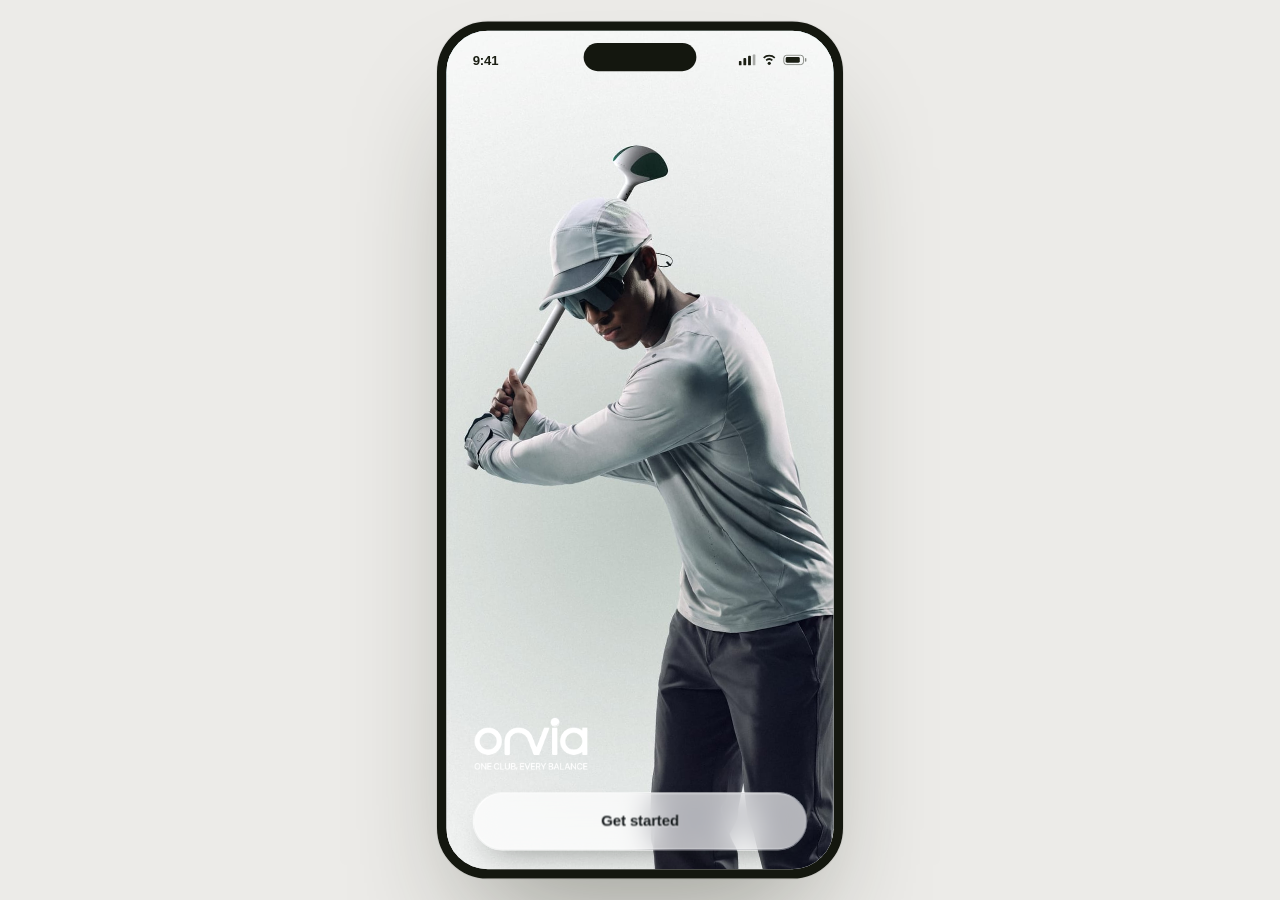
<file: index.html>
<!doctype html>
<html lang="ko">
<head>
  <meta charset="utf-8" />
  <meta name="viewport" content="width=device-width, initial-scale=1, viewport-fit=cover, maximum-scale=1" />
  <meta name="theme-color" content="#F1EEDD" />
  <title>ARVIA — Posture Coach</title>
  <link rel="stylesheet" href="styles.css?v=202611070232" />
</head>
<body>
  <!-- Ambient background glows so glass surfaces read -->
  <div class="ambient" aria-hidden="true">
    <span class="glow glow-a"></span>
    <span class="glow glow-b"></span>
  </div>

  <!-- Phone frame (fills viewport on mobile, sits as a device on desktop) -->
  <div class="phone" id="phone">
    <div class="notch" aria-hidden="true"></div>

    <div class="statusbar" aria-hidden="true">
      <span class="sb-time">9:41</span>
      <span class="sb-right">
        <svg width="18" height="12" viewBox="0 0 18 12"><rect x="0" y="7" width="3" height="5" rx="1" fill="currentColor"/><rect x="5" y="4" width="3" height="8" rx="1" fill="currentColor"/><rect x="10" y="1.5" width="3" height="10.5" rx="1" fill="currentColor"/><rect x="15" y="0" width="3" height="12" rx="1" fill="currentColor" opacity=".35"/></svg>
        <svg width="17" height="12" viewBox="0 0 17 12"><path d="M8.5 2.4c2 0 3.9.8 5.3 2.1l1.2-1.3A9.4 9.4 0 0 0 8.5.6 9.4 9.4 0 0 0 2 3.2l1.2 1.3A7.4 7.4 0 0 1 8.5 2.4Z" fill="currentColor"/><path d="M8.5 6c1 0 2 .4 2.7 1.1l1.2-1.3A6 6 0 0 0 8.5 4a6 6 0 0 0-3.9 1.8l1.2 1.3A3.9 3.9 0 0 1 8.5 6Z" fill="currentColor"/><circle cx="8.5" cy="9.6" r="1.7" fill="currentColor"/></svg>
        <svg width="26" height="12" viewBox="0 0 26 12"><rect x="1" y="1" width="21" height="10" rx="3" fill="none" stroke="currentColor" opacity=".5"/><rect x="3" y="3" width="15" height="6" rx="1.5" fill="currentColor"/><rect x="23.5" y="4" width="1.5" height="4" rx=".75" fill="currentColor" opacity=".5"/></svg>
      </span>
    </div>

    <!-- Screens render here -->
    <main class="screen" id="screen"></main>

    <!-- Fade so scrolled content doesn't collide with the floating tab bar -->
    <div class="tabbar-scrim" aria-hidden="true"></div>

    <!-- Bottom tab bar -->
    <nav class="tabbar" id="tabbar" aria-label="Main"></nav>
  </div>

  <!-- Launch / landing screen (very first entry) -->
  <div class="overlay" id="launch"></div>

  <!-- Onboarding overlay (covers everything on first run) -->
  <div class="overlay" id="onboarding"></div>

  <script src="live.js?v=202611070232"></script>
  <script src="app.js?v=202611070232"></script>
</body>
</html>
</file>
<file: styles.css>
/* =========================================================================
   ARVIA — Posture Coach
   Soft green mesh gradient on white + a single accent inspired by
   PANTONE 13-0535 TPG "Sharp Green". Frosted-glass bento.
   Pure CSS. Icons/charts are inline SVG (see app.js).
   ========================================================================= */

:root{
  /* Color — deep fairway green accent (was lime / chartreuse) */
  --bg:#FFFFFF;
  --pearl:#F4F3F1;   /* app ground — flat off-white */
  --bg-2:#EEF1E6;
  --ink:#1B1F14;
  --muted:#344E4C;
  --muted-2:#344E4C;
  --lime:#3F5F58;           /* accent — deep fairway green (fills, dots, bars) */
  --lime-hi:#E6E9DD;        /* pale sage — soft fills */
  --lime-deep:#344E4C;      /* deeper accent — used wherever the accent is TEXT on the light ground */
  --lime-ink:#F4F2E6;       /* bone — text on the green fills */
  --warn:#9C8A12;           /* caution — deep lemon, readable on a light ground */
  --warn-soft:rgba(224,206,74,.18);
  --alert:#3F5F58;          /* problem joint / phase — the point green, at full strength */
  --alert-soft:rgba(63,95,88,.14);
  --alert-mark:#3F5F58;     /* the solid point-green dot on a flagged joint */
  --mint:#DCE7CC;           /* glow-figure body */
  --skel:#D0FF00;           /* joint-recognition skeleton overlay */
  /* POINT gradient — the accent-filled boxes (hero cards, selected states, START) */
  --grad-green:radial-gradient(120% 100% at 12% 0%,rgba(255,255,255,.12),transparent 52%),
               radial-gradient(120% 120% at 92% 108%,rgba(16,41,47,.28),transparent 60%),
               linear-gradient(155deg,#547B6E 0%,#41625A 46%,#314C4C 100%);
  /* soft sage wash for selected chips/moods on the light ground */
  --aurora:radial-gradient(120% 120% at 18% 12%,#EFF2E6,transparent 62%),
           radial-gradient(130% 130% at 86% 92%,#DBE2CB,transparent 60%),
           linear-gradient(150deg,#E9EDDE 0%,#D6DEC4 100%);

  /* Clear glass — white fill, light blur, soft dark hairline */
  --glass:rgba(255,255,255,.55);
  --glass-2:rgba(255,255,255,.75);
  --stroke:rgba(20,24,14,.09);
  --stroke-hi:rgba(20,24,14,.16);
  --blur:9px;
  --hairline:inset 0 1px 0 rgba(255,255,255,.9);

  /* Radii */
  --r-xl:34px; --r-lg:28px; --r-md:22px; --r-sm:16px; --r-pill:999px;

  --sans:-apple-system,BlinkMacSystemFont,"SF Pro Display","SF Pro Text",
         "Segoe UI","Apple SD Gothic Neo",Roboto,"Helvetica Neue",Arial,sans-serif;

  --shadow:0 16px 40px -20px rgba(30,35,20,.18);
  --shadow-lime:0 16px 34px -16px rgba(52,78,76,.32);
  --tab-h:80px;

  /* shared "outside the phone" backdrop — plain white on every screen/overlay */
  --mesh-bg:#ECEBE8;
  /* shared phone-chassis chrome (drop shadow only — the bezel itself is a
     real `border` below, so content can never paint over/past it) */
  --phone-shadow:0 70px 130px -40px rgba(30,35,20,.4),0 0 0 1px rgba(20,24,14,.06);
}

*{box-sizing:border-box;margin:0;padding:0}
html,body{height:100%}
body{
  font-family:var(--sans);color:var(--ink);
  background:var(--mesh-bg);
  -webkit-font-smoothing:antialiased;text-rendering:optimizeLegibility;
  overflow:hidden;display:grid;place-content:center;place-items:center;letter-spacing:-.01em;
}
button{font-family:inherit;color:inherit;cursor:pointer;border:none;background:none;-webkit-tap-highlight-color:transparent}
input,textarea{font-family:inherit}
:focus-visible{outline:2px solid var(--lime-deep);outline-offset:2px;border-radius:8px}
img,svg{max-width:100%}

/* Ambient behind the whole viewport (desktop) */
.ambient{display:none}
.glow{position:absolute;border-radius:50%;filter:blur(90px);opacity:.6}
.glow-a{width:460px;height:460px;background:radial-gradient(circle,rgba(63,95,88,.20),transparent 70%);top:-140px;right:-120px}
.glow-b{width:560px;height:560px;background:radial-gradient(circle,rgba(92,130,40,.14),transparent 70%);bottom:-200px;left:-180px}

/* ---- Phone frame ---------------------------------------------------------*/
.phone{
  position:relative;width:100%;max-width:432px;height:100dvh;max-height:936px;
  background:#F4F3F1;
  overflow:hidden;z-index:1;display:flex;flex-direction:column;isolation:isolate;
}
.phone.on-white{background:#fff}          /* Home sits on plain white */
.notch{display:none;position:absolute;top:13px;left:50%;transform:translateX(-50%);
  width:120px;height:30px;background:#14170f;border-radius:20px;z-index:40}

.statusbar{position:relative;z-index:20;flex:0 0 auto;height:52px;
  display:flex;align-items:center;justify-content:space-between;padding:0 28px;
  font-size:14px;font-weight:600;color:var(--ink)}
.sb-right{display:flex;align-items:center;gap:6px}
@media(min-width:480px){.statusbar{padding-top:10px}}

/* ---- Screen scroller -----------------------------------------------------*/
.screen{position:relative;z-index:10;flex:1 1 auto;overflow-y:auto;overflow-x:hidden;
  padding:4px 18px calc(var(--tab-h) + 66px);scroll-behavior:smooth;-webkit-overflow-scrolling:touch}
.screen::-webkit-scrollbar{width:0}.screen{scrollbar-width:none}
.screen>*{animation:rise .55s cubic-bezier(.2,.75,.2,1) both}
.screen.no-anim>*{animation:none}
.screen>*:nth-child(2){animation-delay:.05s}
.screen>*:nth-child(3){animation-delay:.10s}
.screen>*:nth-child(4){animation-delay:.15s}
.screen>*:nth-child(5){animation-delay:.20s}
.screen>*:nth-child(6){animation-delay:.25s}
.screen>*:nth-child(7){animation-delay:.30s}
.screen>*:nth-child(8){animation-delay:.34s}
@keyframes rise{from{opacity:0;transform:translateY(16px)}to{opacity:1;transform:none}}

/* ---- Type ----------------------------------------------------------------*/
.eyebrow{font-size:10.5px;font-weight:600;letter-spacing:.18em;text-transform:uppercase;color:var(--muted)}
.h1{font-size:29px;font-weight:820;letter-spacing:-.035em;line-height:1.06}
.h2{font-size:20px;font-weight:780;letter-spacing:-.025em}
.h3{font-size:15.5px;font-weight:720;letter-spacing:-.015em}
.body{font-size:14.5px;line-height:1.5}
.small{font-size:12.5px;line-height:1.45}
.dim{color:var(--muted)}.dim-2{color:var(--muted-2)}.lime{color:var(--lime-deep)}
.num{font-variant-numeric:tabular-nums;font-feature-settings:"tnum"}
.mega{font-size:66px;font-weight:850;letter-spacing:-.055em;line-height:.86;font-variant-numeric:tabular-nums}
.big{font-size:44px;font-weight:840;letter-spacing:-.04em;line-height:.92;font-variant-numeric:tabular-nums}
.med{font-size:30px;font-weight:820;letter-spacing:-.035em;line-height:1;font-variant-numeric:tabular-nums}
.unit{font-size:15px;font-weight:560;color:var(--muted);letter-spacing:0}

/* ---- Card — crisp white on the pearl wash, airy soft shadow -------------*/
.card{position:relative;
  background:rgba(255,255,255,.92);
  border:1px solid rgba(255,255,255,.7);border-radius:var(--r-lg);padding:18px;
  backdrop-filter:blur(var(--blur)) saturate(108%);-webkit-backdrop-filter:blur(var(--blur)) saturate(108%);
  box-shadow:0 14px 34px -18px rgba(28,30,24,.16),inset 0 1px 0 rgba(255,255,255,.8)}
.card-tight{padding:15px}
.card-xl{border-radius:var(--r-xl);padding:22px}
.pad-lg{padding:22px}

/* hero card = deep-green point gradient, bone text (the one accent-filled card per screen) */
.card-lime{color:var(--lime-ink);
  background:var(--grad-green);
  border:1px solid rgba(255,255,255,.1);box-shadow:0 18px 38px -20px rgba(26,40,28,.55)}
.card-lime .eyebrow{color:rgba(244,242,230,.62)}
.card-lime .dim{color:rgba(244,242,230,.66)}
.card-lime .num{color:var(--lime-ink)}
.card-lime .meter{background:rgba(244,242,230,.2)}
.card-lime .meter>i{background:var(--lime-ink)}
.card-lime .pill-dark{background:rgba(244,242,230,.14);border:1px solid rgba(244,242,230,.22);color:var(--lime-ink)}
.card-lime .h1,.card-lime .h2,.card-lime .body,.card-lime .small,.card-lime .mega,.card-lime .big,.card-lime .med{color:var(--lime-ink)!important}
.card-lime .unit{color:rgba(244,242,230,.62)!important}

/* ---- Bento grid ----------------------------------------------------------*/
.bento{display:grid;grid-template-columns:1fr 1fr;gap:12px;align-items:stretch}
.bento.gap-sm{gap:10px}
.col-2{grid-column:1 / -1}
.mosaic{display:grid;grid-template-columns:1.02fr .98fr;grid-auto-rows:auto;gap:12px}
.mosaic .tall{grid-row:span 2}
.stack>*+*{margin-top:12px}
.v-between{display:flex;flex-direction:column;justify-content:space-between;height:100%}
/* the two summary cards read as a matched pair: eyebrow, figure, one-line caption */
.hero-duo{min-height:168px;padding:16px 18px 16px}
.hd-fig{margin-top:auto}
.hd-cap{font-size:12.5px;font-weight:600;margin-top:10px;line-height:1.35}
.hd-ring{position:relative;width:80px;height:80px;margin-inline:auto}
.hd-ringnum{position:absolute;inset:0;display:grid;place-items:center;align-content:center;text-align:center;line-height:1}
/* the number is centred on the ring itself; "days" is a small caption under it */
.hd-ringnum .hd-n{position:absolute;left:0;right:0;top:50%;transform:translateY(-50%);font-size:38px;line-height:1}
.hd-ringnum .hd-d{position:absolute;left:0;right:0;top:calc(50% + 17px);font-size:8px;letter-spacing:.06em;line-height:1;margin:0}

/* ---- Header --------------------------------------------------------------*/
.head{display:flex;align-items:center;justify-content:space-between;padding:10px 2px 6px;gap:12px}
.head-titles{min-width:0}
.icon-btn{width:42px;height:42px;border-radius:50%;flex:0 0 auto;
  background:var(--glass-2);border:1px solid var(--stroke);display:grid;place-items:center;
  backdrop-filter:blur(9px);-webkit-backdrop-filter:blur(9px);transition:.16s}
.icon-btn:active{transform:scale(.92)}
.icon-btn svg{width:20px;height:20px;stroke:var(--ink);fill:none;stroke-width:1.9;stroke-linecap:round;stroke-linejoin:round}
.icon-btn.lime-ic svg{stroke:var(--lime-deep)}
.icon-cluster{display:flex;gap:9px}
.avatar-badge{width:42px;height:42px;border-radius:50%;background:linear-gradient(150deg,#20241a,#14160f);
  border:1px solid var(--stroke-hi);display:grid;place-items:center;font-weight:780;font-size:15px;color:var(--lime);flex:0 0 auto}

/* ---- Pills / chips -------------------------------------------------------*/
.pill{display:inline-flex;align-items:center;gap:6px;height:30px;padding:0 13px;border-radius:var(--r-pill);
  font-size:12.5px;font-weight:680;background:var(--glass-2);border:1px solid var(--stroke);color:var(--ink);white-space:nowrap}
.pill-lime{background:rgba(63,95,88,.12);border-color:transparent;color:var(--lime-deep)}
.pill-warn{background:var(--warn-soft);border-color:rgba(220,202,86,.34);color:var(--warn)}
.pill-solid{background:var(--grad-green);color:var(--lime-ink);border:none}
.pill-dark{background:rgba(255,255,255,.15);border:1px solid rgba(255,255,255,.24);color:#fff}
.dot{width:7px;height:7px;border-radius:50%;background:var(--lime);flex:0 0 auto}
.dot-warn{background:var(--warn)}

.row{display:flex;align-items:center}.between{justify-content:space-between}
.wrap{flex-wrap:wrap}.gap-6{gap:6px}.gap-8{gap:8px}.gap-10{gap:10px}.gap-12{gap:12px}
.mt-6{margin-top:6px}.mt-8{margin-top:8px}.mt-10{margin-top:10px}.mt-12{margin-top:12px}
.mt-16{margin-top:16px}.mt-20{margin-top:20px}.mt-24{margin-top:24px}
.grow{flex:1;min-width:0}.center{text-align:center}

/* ===== Home — stripped to one big number + a thin bar + two quiet tiles ===== */
.hm-head{display:flex;align-items:flex-start;justify-content:space-between;gap:12px;padding:14px 2px 0}
.hm-kicker{font-size:15px;font-weight:800;letter-spacing:-.02em;color:var(--ink)}
.hm-sub{font-size:13px;font-weight:500;color:var(--muted-2);margin-top:2px}
.hm-ava{width:36px;height:36px;flex:0 0 auto;border-radius:50%;background:var(--ink);color:#fff;
  font-size:13px;font-weight:700;display:grid;place-items:center}

.hm-hero{display:flex;align-items:flex-start;gap:10px;margin:40px 0 0;padding:0 2px}
.hm-big{font-size:96px;font-weight:820;letter-spacing:-.06em;line-height:.82;color:var(--ink)}
.hm-big i{font-style:normal;font-size:.42em;font-weight:700;letter-spacing:-.02em;margin-left:.22em}
.hm-caret{margin-top:16px;color:var(--muted-2)}
.hm-caret svg{width:22px;height:22px}
.hm-herolab{font-size:12.5px;font-weight:450;color:var(--muted-2);margin:8px 2px 0;letter-spacing:-.005em}
/* "Day 0" has a descender (the y) that hangs below its tight line box — clear it */
.hm-herolab.is-fresh{margin-top:24px}

.hm-bar{margin-top:34px;padding:0 2px}
.hm-bar-top{display:flex;justify-content:space-between;font-size:11px;font-weight:600;
  letter-spacing:.14em;text-transform:uppercase;color:var(--muted)}
.hm-track{height:8px;border-radius:99px;background:rgba(20,24,14,.08);overflow:hidden;margin-top:9px}
.hm-track>i{display:block;height:100%;border-radius:inherit;background:var(--grad-green)}

/* label first, then the icon, then the number — the reading order of the reference */
.hm-tiles{display:grid;grid-template-columns:1fr 1fr;gap:10px;margin-top:26px}
.hm-tile{display:flex;flex-direction:column;align-items:flex-start;text-align:left;
  padding:15px 16px 16px;border-radius:20px;background:rgba(20,24,14,.045)}
.hm-tile:active{background:rgba(20,24,14,.08)}
.hm-tl{font-size:12.5px;font-weight:520;letter-spacing:-.005em;color:var(--muted)}
.hm-ti{display:block;line-height:0;margin-top:16px}
.hm-ti svg{width:27px;height:27px;stroke-linecap:round;stroke-linejoin:round}
.hm-tv{font-size:32px;font-weight:820;letter-spacing:-.03em;color:var(--ink);line-height:1;margin-top:12px}
.hm-tv i{font-style:normal;font-size:.62em;font-weight:780;letter-spacing:-.01em}

/* tonight's mission — a fanned deck: the middle card stands up, the rest tilt away */
/* mission block sits ~20px higher than before so the cards clear the tab bar pill; the label has
   the same 27px of air above (tiles) and below (card) */
.hm-picktitle{display:flex;align-items:baseline;justify-content:space-between;margin-top:24px;padding:0 2px}
/* the rail is driven by hand (see wireMissionSwipe) — native scrolling is off so a
   flick can never coast past the middle and spring back */
.mpick{display:flex;gap:0;overflow:hidden;touch-action:pan-y;
  margin:4px -18px 0;padding:22px 18px 78px;scrollbar-width:none}
.mpick::-webkit-scrollbar{display:none}
/* end spacers so the first and last card can reach the middle too */
.mpick::before,.mpick::after{content:'';flex:0 0 calc(19% + 30px)}
.mp-card{flex:0 0 62%;aspect-ratio:1/1;margin:0 -30px;user-select:none;-webkit-user-select:none;text-align:left;
  display:grid;grid-template-rows:auto 1fr auto;position:relative;
  border-radius:30px;padding:18px 18px 16px;color:var(--mp-ink,#F4F2E6);
  transform-origin:50% 100%;will-change:transform;
  transition:opacity .3s, box-shadow .3s;
  box-shadow:0 12px 26px -18px rgba(20,32,18,.42)}
.mp-card[aria-pressed="true"]{box-shadow:0 18px 34px -20px rgba(20,32,18,.5)}
/* five greens with real distance between them — two of them light, so the deck
   reads as a spread rather than five shades of the same forest */
.mp-card:nth-child(8n+1){--mp-ink:#1B2A08;
  background:radial-gradient(82% 66% at 50% 44%,#83C426,#9AD331 28%,#B9E45B 58%,#DCF399 84%,#EFFAC9)}
.mp-card:nth-child(8n+2){--mp-ink:#0B2318;   /* mint — saturation and brightness both eased down */
  background:radial-gradient(82% 66% at 50% 44%,#4A8F73,#5E9E84 28%,#82BBA0 58%,#A9CFBC 84%,#C6DFD2)}
.mp-card:nth-child(8n+3){--mp-ink:#F4F2E6;   /* teal — blue and green held even */
  background:radial-gradient(82% 66% at 50% 44%,#03181A,#062C2E 32%,#0F5A57 62%,#2A8A85 86%,#4BB0A6)}
.mp-card:nth-child(8n+4){--mp-ink:#F4F2E6;
  background:radial-gradient(82% 66% at 50% 44%,#101F04,#1D3407 32%,#3C651A 62%,#6BA22C 86%,#8FC441)}
.mp-card:nth-child(8n+5){--mp-ink:#F4F2E6;
  background:radial-gradient(82% 66% at 50% 44%,#061708,#0D2A12 32%,#1D4B24 62%,#3B7C43 86%,#55A05B)}
.mp-card:nth-child(8n+6){--mp-ink:#F4F2E6;
  background:radial-gradient(82% 66% at 50% 44%,#07200F,#0E3418 32%,#1F5F32 62%,#41955A 86%,#63B77C)}
.mp-card:nth-child(8n+7){--mp-ink:#1E2A0E;
  background:radial-gradient(82% 66% at 50% 44%,#8FCB6E,#A3D682 28%,#C2E5A6 58%,#DEF1CB 84%,#EEF8E2)}
.mp-card:nth-child(8n+8){--mp-ink:#F4F2E6;
  background:radial-gradient(82% 66% at 50% 44%,#03130A,#062617 32%,#0E4A2C 62%,#26804E 86%,#48A56C)}
.mp-mode{font-size:15.5px;font-weight:800;letter-spacing:-.025em;line-height:1.15}
.mp-short{font-size:13px;font-weight:520;color:var(--mp-ink,#F4F2E6);opacity:.62;
  margin-top:2px;letter-spacing:-.01em}
.mp-num{align-self:center;justify-self:center;font-size:74px;font-weight:830;
  letter-spacing:-.045em;line-height:.9}
.mp-num i{font-style:normal;font-size:.32em;font-weight:700;letter-spacing:-.01em;margin-left:4px}
.mp-foot{font-size:11px;font-weight:620;letter-spacing:.12em;text-transform:uppercase;
  color:var(--mp-ink,#F4F2E6);opacity:.7}

/* ---- Condition check -----------------------------------------------------*/
.mood-row{display:grid;grid-template-columns:repeat(3,1fr);gap:10px}
.mood{aspect-ratio:1/.9;border-radius:var(--r-sm);background:var(--glass-2);border:1px solid var(--stroke);
  display:flex;flex-direction:column;align-items:center;justify-content:center;gap:8px;color:var(--muted);transition:.18s}
.mood svg{width:32px;height:32px;stroke:currentColor;fill:none;stroke-width:1.7;stroke-linecap:round}
.mood .lab{font-size:11.5px;font-weight:590}
.mood[aria-pressed="true"]{background:#fff;border-color:#fff;color:#0c1210;box-shadow:0 6px 16px -6px rgba(20,24,14,.25)}
.mood[aria-pressed="true"] .lab{color:#0c1210}
.chips{display:flex;flex-wrap:wrap;gap:8px}
.chip{height:38px;padding:0 15px;border-radius:var(--r-pill);background:var(--glass-2);border:1px solid var(--stroke);
  font-size:13px;font-weight:640;color:var(--muted);transition:.15s}
.chip[aria-pressed="true"]{background:#fff;color:#0c1210;border-color:#fff;box-shadow:0 4px 12px -4px rgba(20,24,14,.22)}
/* onboarding goal chips: selected uses the brand point colour */
#onboarding .chip[aria-pressed="true"]{background:var(--lime);color:var(--lime-ink);
  border-color:var(--lime);box-shadow:0 6px 16px -6px rgba(63,95,88,.55)}
/* Today's-mission hero = the deep-green point gradient, bone text */
.mission-hero{background:var(--grad-green)!important;
  border-color:rgba(255,255,255,.1)}
.mission-hero .eyebrow{color:rgba(244,242,230,.6)!important}
.mission-hero .h1,.mission-hero .h2,.mission-hero .body,.mission-hero .small{color:var(--lime-ink)!important;text-shadow:none}
.mission-hero .dim{color:rgba(244,242,230,.7)!important}
.mission-hero .pill-dark{background:rgba(244,242,230,.14);border:1px solid rgba(244,242,230,.24);color:var(--lime-ink)}
.mission-hero .pill-dark svg{stroke:var(--lime-ink)}
/* condition-check selection — deep-green point gradient, bone text */
.cond-card .mood[aria-pressed="true"]{background:var(--grad-green);border-color:rgba(255,255,255,.12);color:var(--lime-ink);box-shadow:0 10px 20px -10px rgba(52,78,76,.55)}
.cond-card .mood[aria-pressed="true"] .lab{color:var(--lime-ink)}
.cond-card .mood[aria-pressed="true"] svg{stroke:var(--lime-ink)}
.cond-card .chip[aria-pressed="true"]{background:var(--grad-green);color:var(--lime-ink);border-color:rgba(255,255,255,.12)}
/* This week card — a sage gradient box, distinct from the neutral STREAK card */
.week-card{background:
  radial-gradient(120% 100% at 84% 0%,rgba(63,95,88,.22),transparent 62%),
  radial-gradient(120% 120% at 8% 100%,rgba(63,95,88,.12),transparent 60%),
  linear-gradient(152deg,#EEF1E4 0%,#E1E7D2 100%);
  border-color:rgba(63,95,88,.24)}

/* ---- Growth headline: half-circle speed gauge + rising record bars ------ */
.gauge-wrap{position:relative;width:min(272px,86%);margin:10px auto 0}
.gauge{display:block;width:100%;height:auto;overflow:visible}
.gauge path{fill:none;stroke-linecap:round;stroke-width:10}
.g-track{stroke:rgba(20,24,14,.10)}
.g-fill{stroke:url(#gaugeGrad);transition:stroke-dashoffset .6s cubic-bezier(.2,.8,.2,1)}
.gauge-num{position:absolute;left:0;right:0;bottom:0;text-align:center;line-height:1}
.gauge-num b{font-size:54px;font-weight:840;letter-spacing:-.045em;font-variant-numeric:tabular-nums}
.gauge-num span{font-size:13.5px;font-weight:580;color:var(--muted);margin-left:5px}
.gauge-foot{display:flex;justify-content:space-between;margin:6px auto 0;width:min(272px,86%);
  font-size:10.5px;font-weight:580;letter-spacing:.1em;color:var(--muted-2);font-variant-numeric:tabular-nums}

/* speed trend: range pills, big peak, line on a soft wash */
.rc-range{display:flex;gap:4px;justify-content:space-between}
.rc-range button{flex:1;padding:7px 0;border-radius:99px;font-size:12px;font-weight:720;
  color:var(--muted-2);transition:.16s}
.rc-range button[aria-selected="true"]{background:var(--ink);color:#fff}
.rc-big{font-size:44px;font-weight:840;letter-spacing:-.04em;line-height:1.05;
  font-variant-numeric:tabular-nums;margin-top:2px}
.rc-big span{font-size:17px;font-weight:580;color:var(--muted);margin-left:5px}
.rc-svg{display:block;width:100%;height:auto;overflow:visible;margin-top:10px}
.rc-grid{stroke:rgba(20,24,14,.07);stroke-width:1}
.rc-area{fill:url(#recFill);stroke:none}
.rc-line{fill:none;stroke:var(--ink);stroke-width:1.9;stroke-linejoin:round;stroke-linecap:round}
.rc-tick{stroke:var(--lime);stroke-width:2.6;stroke-linecap:round}
.rc-lab{font-size:10.5px;font-weight:780;fill:var(--lime-deep);font-family:var(--sans)}
.rec-axis{display:flex;justify-content:space-between;margin-top:9px;
  font-size:10.5px;font-weight:540;color:var(--muted-2)}

/* ---- Meters --------------------------------------------------------------*/
.meter{height:8px;border-radius:var(--r-pill);background:rgba(20,24,14,.08);overflow:hidden}
.meter>i{display:block;height:100%;border-radius:inherit;background:var(--lime)}
.card-lime .meter{background:rgba(244,242,230,.22)}.card-lime .meter>i{background:var(--lime-ink)}
.mission-hero .meter{background:rgba(244,242,230,.22)}.mission-hero .meter>i{background:var(--lime-ink)}
.ring{transform:rotate(-90deg)}

/* ---- Tab bar scrim — fades scrolled content out before it hits the pill --*/
.tabbar-scrim{position:absolute;left:0;right:0;bottom:0;height:140px;z-index:20;
  pointer-events:none;
  background:linear-gradient(to bottom,rgba(244,243,241,0) 0%,rgba(244,243,241,.82) 52%,rgba(244,243,241,.97) 100%)}
.phone.on-home .tabbar-scrim{display:none}
.phone.on-white .tabbar-scrim{
  background:linear-gradient(to bottom,rgba(255,255,255,0) 0%,rgba(255,255,255,.82) 52%,rgba(255,255,255,.97) 100%)}

/* ---- Tab bar — white floating pill, circular icon buttons --------------*/
.tabbar{position:absolute;left:16px;right:16px;z-index:30;
  bottom:calc(14px + env(safe-area-inset-bottom,0));height:60px;border-radius:var(--r-pill);
  display:grid;grid-template-columns:repeat(5,1fr);align-items:center;align-content:center;
  grid-auto-rows:42px;padding:0 12px;
  background:rgba(255,255,255,.9);
  backdrop-filter:blur(16px) saturate(120%);-webkit-backdrop-filter:blur(16px) saturate(120%);
  box-shadow:0 18px 40px -14px rgba(30,32,26,.22),inset 0 1px 0 rgba(255,255,255,.9);
  border:1px solid rgba(20,24,14,.07)}
.tab{display:grid;place-items:center;width:42px;height:42px;margin:0 auto;border-radius:50%;
  color:var(--muted);transition:.16s;line-height:0}
.tab>span{display:none}
.tab svg{display:block;width:21px;height:21px;stroke:currentColor;fill:none;stroke-width:1.9;stroke-linecap:round;stroke-linejoin:round}
.tab[aria-current="page"]{background:#E7E6E1;color:var(--ink)}
/* start: the same flat circular icon as the tabs — just a touch darker so it
   still reads as the primary action */
.tab-start{display:grid;place-items:center}
.start-btn{width:42px;height:42px;border-radius:50%;display:grid;place-items:center;
  background:none;box-shadow:none;color:var(--ink);transition:.16s}
.start-btn:active{transform:scale(.92)}
.start-btn svg{display:block;width:22px;height:22px;fill:currentColor;stroke:none}
.start-lab{display:none}

/* ---- Swing avatar (signature) — white capture stage, grid kept for the tech feel --*/
/* no tint, no frame — the halftone figure sits straight on the page */
.avatar-stage{position:relative;width:100%;border-radius:var(--r-md);overflow:hidden;
  background:none;border:none}
.avatar-stage svg,.avatar-stage img{display:block;width:100%;height:auto}
.avatar-grid{display:none}
/* replay control = a bare point-colour play triangle, no circle */
.play-pill{position:absolute;top:10px;right:12px;z-index:3;
  display:inline-flex;align-items:center;justify-content:center;
  width:34px;height:34px;padding:0;border:none;background:none;cursor:pointer;
  color:var(--lime);filter:drop-shadow(0 1px 2px rgba(20,28,10,.35))}
.play-pill svg{width:26px;height:26px;flex:0 0 auto}
.play-pill:active{transform:scale(.92)}
.play-pill.playing{opacity:.45}

/* posture stills; ghost = the "before" tone */
.ba-pose{display:block;width:100%;aspect-ratio:3/4;object-fit:contain;padding:8px}
.ba-pose.ghost{filter:grayscale(.85);opacity:.42}
.skeleton image{opacity:1}
.skeleton.ghost image{filter:grayscale(.75);opacity:.6}

/* ---- Phase frames --------------------------------------------------------*/
.frames{display:grid;grid-template-columns:repeat(3,1fr);gap:9px}
.frame{border-radius:14px;background:none;border:none;
  padding:8px 6px 7px;text-align:center;position:relative;overflow:hidden}
.frame .mini{width:100%;border-radius:9px;background:none;overflow:hidden;margin-bottom:6px}
.frame .mini svg{display:block;width:100%;height:auto}
/* per-phase swing still: whole figure centred in the box, same scale across phases */
.frame .mini.pose-mini{aspect-ratio:1/1;background:none;
  display:flex;align-items:center;justify-content:center}
.frame .mini.pose-mini img.pose{display:block;width:100%;height:100%;
  object-fit:contain;object-position:center}
.frame.warn .mini.pose-mini{background:none}
.frame .fl{font-size:10.5px;font-weight:550;letter-spacing:-.01em;color:var(--muted);line-height:1.15}
.frame.warn{background:none}
.frame.warn .fl{color:var(--alert)}
.frame.cur{outline:1.5px solid var(--lime-deep);outline-offset:-1px}
.frame .flag{position:absolute;top:5px;right:5px;width:15px;height:15px;border-radius:50%;
  background:var(--alert);color:#fff;display:grid;place-items:center;font-size:10px;font-weight:850}

/* ---- Metric cards --------------------------------------------------------*/
.metric{padding:15px 15px 13px}
.metric .ml{font-size:11.5px;font-weight:540;color:var(--muted)}
.metric .mv{font-size:27px;font-weight:840;letter-spacing:-.035em;margin-top:9px;line-height:1;font-variant-numeric:tabular-nums}
.metric .mv small{font-size:12.5px;font-weight:520;color:var(--muted);letter-spacing:0}
.delta{display:inline-flex;align-items:center;gap:3px;font-size:11.5px;font-weight:750;margin-top:7px}
.delta svg{width:11px;height:11px}
.delta.up{color:var(--lime-deep)}.delta.down{color:var(--alert)}.delta.flat{color:var(--muted)}
.spark{margin-top:10px;width:100%;height:28px;display:block}

/* ---- Charts --------------------------------------------------------------*/
.chart svg{width:100%;height:auto;display:block;overflow:visible}
.legend{display:flex;gap:16px;font-size:12px;color:var(--muted);margin-top:14px;flex-wrap:wrap}
.legend i{display:inline-block;width:15px;height:3px;border-radius:2px;vertical-align:middle;margin-right:7px}

/* ---- Calendar ------------------------------------------------------------*/
/* ---- Year dot-grid calendar ---------------------------------------------*/
.dotcal-card{padding-top:20px}
.yr-head{display:flex;align-items:center;justify-content:space-between;gap:14px;margin-top:4px}
.yr-title{flex:1;text-align:center;font-size:34px;font-weight:840;letter-spacing:-.04em;
  font-variant-numeric:tabular-nums;line-height:1}
.yr-arrow{width:44px;height:44px;flex:0 0 auto;border-radius:50%;background:var(--ink);
  display:grid;place-items:center;transition:.16s}
.yr-arrow svg{width:17px;height:17px;stroke:#fff;fill:none;stroke-width:2.4;stroke-linecap:round;stroke-linejoin:round}
.yr-arrow:active{transform:scale(.92)}
.yr-arrow.ghost{background:rgba(20,24,14,.08)}
.yr-arrow.ghost svg{stroke:var(--muted-2)}

.dotcal{margin-top:22px}
.dc-row{display:grid;grid-template-columns:repeat(12,1fr);margin-bottom:10px}
.dc-row i{justify-self:center;width:9px;height:9px;border-radius:50%;background:rgba(20,24,14,.13)}
.dc-row i.on{background:var(--ink)}
.dc-row i.fut{background:rgba(20,24,14,.05)}
.dc-axis{display:grid;grid-template-columns:repeat(12,1fr);margin-top:14px;
  font-size:11.5px;font-weight:600;color:var(--muted);text-align:center}
.dc-axis span.fut{color:var(--muted-2);opacity:.45}
.dc-cap{margin-top:18px;padding:0 6px;line-height:1.45}

.cal-grid{display:grid;grid-template-columns:repeat(7,1fr);gap:6px;margin-top:14px}
.cal-h{font-size:10px;font-weight:590;color:var(--muted-2);text-align:center;padding-bottom:2px;letter-spacing:.04em}
.cal-d{aspect-ratio:1;border-radius:12px;display:grid;place-items:center;font-size:12.5px;font-weight:620;
  color:var(--muted);position:relative}
.cal-d.pad{visibility:hidden}
.cal-d.done{background:rgba(63,95,88,.18);color:var(--ink);cursor:pointer;transition:.15s}
.cal-d.done::after{content:"";position:absolute;bottom:5px;width:5px;height:5px;border-radius:50%;background:var(--lime)}
.cal-d.done:hover,.cal-d.done:focus-visible{background:rgba(63,95,88,.32)}
.cal-d.today{background:var(--lime);color:var(--lime-ink);font-weight:750}
.cal-d.today::after{display:none}

/* ---- Segmented -----------------------------------------------------------*/
.seg{display:grid;grid-auto-flow:column;grid-auto-columns:1fr;gap:4px;padding:4px;
  background:rgba(20,24,14,.05);border:none;border-radius:var(--r-pill)}
.seg button{height:36px;border-radius:var(--r-pill);font-size:12.5px;font-weight:590;color:var(--muted);transition:.16s}
.seg.seg-6{gap:2px;padding:3px}
.seg.seg-6 button{height:32px;font-size:10.5px;letter-spacing:-.02em}
.seg button[aria-selected="true"]{background:#fff;color:#0c1210;box-shadow:0 2px 8px -2px rgba(20,24,14,.2)}

/* ---- List rows -----------------------------------------------------------*/
.list{background:var(--glass);border:1px solid var(--stroke);border-radius:var(--r-lg);overflow:hidden;
  backdrop-filter:blur(var(--blur));-webkit-backdrop-filter:blur(var(--blur));box-shadow:var(--hairline)}
.lrow{display:flex;align-items:center;gap:14px;padding:15px 16px;border-top:1px solid var(--stroke)}
.lrow:first-child{border-top:none}
.lrow .ico{width:34px;height:34px;border-radius:11px;background:var(--glass-2);display:grid;place-items:center;flex:0 0 auto}
.lrow .ico svg{width:19px;height:19px;stroke:var(--lime-deep);fill:none;stroke-width:1.8;stroke-linecap:round;stroke-linejoin:round}
.lrow .lm{flex:1;min-width:0}
.lrow .lt{font-size:14.5px;font-weight:620}
.lrow .ls{font-size:12px;color:var(--muted);margin-top:2px}
.chev{color:var(--muted-2);flex:0 0 auto}
.chev svg{width:18px;height:18px;stroke:currentColor;fill:none;stroke-width:2;stroke-linecap:round;stroke-linejoin:round}
.sw{width:46px;height:28px;border-radius:var(--r-pill);background:rgba(20,24,14,.14);position:relative;transition:.2s;flex:0 0 auto}
.sw::after{content:"";position:absolute;top:3px;left:3px;width:22px;height:22px;border-radius:50%;background:#fff;
  box-shadow:0 1px 3px rgba(20,24,14,.28);transition:.2s}
.sw[aria-checked="true"]{background:var(--lime)}
.sw[aria-checked="true"]::after{left:21px}

/* ---- Buttons / inputs ----------------------------------------------------*/
.btn{display:flex;align-items:center;justify-content:center;gap:9px;height:56px;width:100%;
  border-radius:var(--r-pill);font-size:16px;font-weight:770;transition:transform .15s,filter .15s}
.btn-primary{background:var(--grad-green);color:var(--lime-ink);box-shadow:var(--shadow-lime)}
.btn-primary:active{transform:scale(.98)}
.btn:disabled{opacity:.38;box-shadow:none;cursor:not-allowed}
.btn:disabled:active{transform:none}
.btn-ghost{background:var(--glass-2);border:1px solid var(--stroke-hi);color:var(--ink)}
.btn svg{width:20px;height:20px;stroke:currentColor;fill:none;stroke-width:2.2;stroke-linecap:round;stroke-linejoin:round}
.input{width:100%;background:var(--glass-2);border:1px solid var(--stroke);border-radius:var(--r-sm);
  padding:14px 16px;font-size:14.5px;color:var(--ink);resize:none}
.input::placeholder{color:var(--muted-2)}.input:focus{outline:none;border-color:var(--lime-deep)}

.sec-title{display:flex;align-items:baseline;justify-content:space-between;margin:24px 2px 12px}
.sec-title .link{font-size:12.5px;font-weight:590;color:var(--lime-deep)}

/* ---- Full-screen overlays (onboarding + zero-screen session) -------------*/
.overlay{position:fixed;inset:0;z-index:100;display:none;background:var(--mesh-bg)}
.overlay.show{display:grid;place-items:center}
/* the scaled device is taller than short viewports — centre the track, not just the item
   (desktop/tablet only: on a phone the overlay content is the full-width screen itself) */
@media(min-width:480px){.overlay.show{place-content:center}}
.ob-inner{position:relative;width:100%;max-width:432px;height:100dvh;max-height:936px;margin:0 auto;
  display:flex;flex-direction:column;overflow:hidden;background:#fff}
.ob-top{flex:0 0 auto;padding:8px 26px 0;display:flex;align-items:center;justify-content:space-between}
.ob-dots{display:flex;gap:7px}
.ob-dots i{width:7px;height:7px;border-radius:99px;background:rgba(20,24,14,.16);transition:.25s}
.ob-dots i.on{width:22px;background:var(--lime)}
.ob-skip{font-size:13px;font-weight:550;color:var(--muted)}
.ob-body{flex:1;min-height:0;display:flex;flex-direction:column;justify-content:center;padding:0 26px;
  animation:rise .5s cubic-bezier(.2,.7,.2,1) both}
.ob-hero{margin:0 auto min(24px,2.4vh);flex:0 0 auto;width:100%}
.ob-title{font-size:29px;font-weight:830;letter-spacing:-.035em;line-height:1.12}
.ob-sub{font-size:15px;line-height:1.55;color:var(--muted);margin-top:14px}
.ob-foot{flex:0 0 auto;padding:0 26px calc(22px + env(safe-area-inset-bottom,0))}
/* Camera-setup + Goal onboarding steps share this footer — black CTA instead
   of the green brand button, so it reads as a neutral "continue" action */
.ob-foot .btn-primary{background:var(--ink);color:#fff;box-shadow:0 16px 34px -16px rgba(20,24,14,.45)}
.goal-opt{display:flex;align-items:center;gap:14px;width:100%;padding:16px;border-radius:var(--r-md);
  background:var(--glass-2);border:1px solid var(--stroke);text-align:left;transition:.15s}
.goal-opt[aria-pressed="true"]{border-color:var(--lime-deep);background:rgba(63,95,88,.12)}
.goal-opt .gt{font-size:15px;font-weight:650}.goal-opt .gs{font-size:12.5px;color:var(--muted);margin-top:2px}
.goal-check{width:24px;height:24px;border-radius:50%;border:1.5px solid var(--stroke-hi);flex:0 0 auto;display:grid;place-items:center}
.goal-opt[aria-pressed="true"] .goal-check{background:var(--lime);border-color:var(--lime)}
.goal-opt[aria-pressed="true"] .goal-check svg{opacity:1}
.goal-check svg{width:14px;height:14px;stroke:var(--lime-ink);fill:none;stroke-width:3;opacity:0;stroke-linecap:round;stroke-linejoin:round}

/* ===== In-session tracking screen — sage field, soft green-black vignette, radial dial ===== */
.zs{position:relative;width:100%;max-width:432px;height:100dvh;max-height:936px;margin:0 auto;overflow:hidden;
  display:flex;flex-direction:column;color:#EEF1E8;
  /* one gradient, many stops → a buttery falloff with no visible ring/edge */
  background:
    radial-gradient(92% 78% at 50% 49%,
      #010703 0%, #010703 26%,
      rgba(2,9,5,.96) 36%,
      rgba(2,10,6,.88) 44%,
      rgba(3,12,7,.74) 52%,
      rgba(3,14,8,.56) 60%,
      rgba(4,16,9,.38) 68%,
      rgba(5,18,10,.22) 77%,
      rgba(6,20,12,.1) 87%,
      rgba(6,22,13,.03) 95%,
      rgba(6,22,13,0) 100%),
    linear-gradient(163deg,#A9BFAE 0%,#93AB99 42%,#88A28F 72%,#ADC2B3 100%)}
.zs .statusbar{color:#18241C}
.zs-x{position:absolute;top:52px;left:20px;z-index:4;width:34px;height:34px;border-radius:50%;
  display:grid;place-items:center;color:#18241C;background:rgba(0,0,0,.05);border:1px solid rgba(0,0,0,.16)}
.zs-x svg{width:14px;height:14px;stroke-width:2;stroke:currentColor}
/* the phone-down line — upright, same family as the rest of the app */
.zs-title{position:absolute;left:0;right:0;top:11.5%;z-index:3;margin:0;padding:0 44px;
  text-align:center;font-weight:400;font-style:normal;
  font-size:17px;line-height:1.36;letter-spacing:.004em;color:#EDF0E7}

/* dial sits dead-centre of the screen */
.zs-dial{position:absolute;top:50%;left:50%;transform:translate(-50%,-50%);z-index:1;
  width:min(320px,82vw,46vh);aspect-ratio:1;display:grid;place-items:center}
.zs-dial svg{position:absolute;inset:0;width:100%;height:100%;overflow:visible;
  transform-origin:center;animation:spin 26s linear infinite}
/* the lime progress arc is driven per-frame in JS (zsSetProgress) — no CSS
   transition here, or it would fight the sweep */
/* held still through the Ready!/Start! count-in, then it turns */
.zs-dial.is-still svg{animation-play-state:paused}
@media (prefers-reduced-motion:reduce){.zs-dial svg{animation:none}}
/* dead-centre in the dial so the dashed guides converge on the puck's centre.
   Cream disc + a thin keyline ring set off by a dark gap, matched to the reference */
.zs-puck{position:relative;z-index:2;width:31%;aspect-ratio:1;border-radius:50%;
  background:radial-gradient(120% 120% at 36% 28%,#FCFAF3 0%,#F1EDE1 72%,#E9E4D5 100%);
  display:grid;place-items:center;
  box-shadow:0 30px 44px -8px rgba(0,0,0,.72),0 10px 18px rgba(0,0,0,.42)}
.zs-puck::before{content:"";position:absolute;inset:-7px;border-radius:50%;
  border:1.5px solid rgba(255,255,255,.42)}
/* the ORVIA product sits small inside the disc — sized by width (a definite %
   of the round puck) so the tall silhouette never stretches the puck or crops */
.zs-prod{width:16.5%;height:auto;display:block;
  filter:drop-shadow(0 2px 5px rgba(0,0,0,.16))}

/* z 11: above the camera layer (z 10), so the camera window's shadow can't dim the numbers */
.zs-live{position:absolute;left:0;right:0;z-index:11;display:grid;place-items:center;
  top:calc(50% + min(320px,82vw,46vh)*.4375);bottom:calc(78px + env(safe-area-inset-bottom,0))}
.zs-live-set{grid-area:1/1;display:flex;align-items:center;justify-content:center;gap:24px}
.zs-live-set.is-off{visibility:hidden}
/* the count-in owns the gap between the dial's foot and the button's head */
/* centred between the ring (87.5% of the dial box) and the End button; the padding cancels the
   digits sitting low in their line box, so the glyphs — not the box — are what is centred */
.zs-cue{position:absolute;left:0;right:0;z-index:3;padding-bottom:.125em;
  top:calc(50% + min(320px,82vw,46vh)*.4375);bottom:calc(78px + env(safe-area-inset-bottom,0));
  display:grid;place-items:center;
  font-size:clamp(44px,17vw,74px);font-weight:830;letter-spacing:-.04em;color:#F4F6EF;
  animation:cueIn .32s cubic-bezier(.2,.8,.25,1) both}
.zs-cue.num{font-variant-numeric:tabular-nums;font-size:clamp(56px,22vw,96px);letter-spacing:-.05em}
.zs-cue.in{animation:cueIn .32s cubic-bezier(.2,.8,.25,1) both}
@keyframes cueIn{from{opacity:0;transform:scale(.84)}to{opacity:1;transform:scale(1)}}
.zs-live-col{text-align:center;min-width:100px}
.zs-live-num{font-size:42px;font-weight:820;letter-spacing:-.03em;color:#F4F6EF;font-variant-numeric:tabular-nums;line-height:1}
.zs-sets-tot{font-size:21px;font-weight:640;color:rgba(244,246,239,.45)}
.zs-live-lab{font-size:11px;font-weight:620;letter-spacing:.18em;text-transform:uppercase;color:rgba(244,246,239,.45);margin-top:11px}
.zs-live-div{width:1px;height:48px;background:rgba(255,255,255,.16)}

.zs-foot{position:absolute;left:24px;right:24px;bottom:calc(20px + env(safe-area-inset-bottom,0));z-index:3;
  display:flex;flex-direction:column;align-items:center}
/* same glass as the cover's CTA: clear through the middle, the wall does the work */
.zs-end{position:relative;isolation:isolate;overflow:hidden;
  width:100%;height:58px;border-radius:var(--r-pill);font-weight:780;font-size:15px;
  color:#fff;letter-spacing:-.01em;background:transparent;
  text-shadow:0 1px 2px rgba(2,8,4,.55),0 2px 16px rgba(2,8,4,.5);
  border:1px solid rgba(255,255,255,.5);
  box-shadow:inset 0 2px 1.5px -1px rgba(255,255,255,.9),
             inset 2px 0 2px -1px rgba(255,255,255,.5),
             inset 0 -2px 1.5px -1px rgba(255,255,255,.55),
             inset -2px 0 2px -1px rgba(255,255,255,.36),
             inset 0 0 30px rgba(255,255,255,.1),
             0 16px 34px -18px rgba(0,0,0,.5)}
/* the refracting wall — a hairline where the bend is sharpest */
.zs-end::after{content:"";position:absolute;inset:0;border-radius:inherit;
  pointer-events:none;padding:.5px;
  backdrop-filter:blur(6px) saturate(200%) brightness(1.3);
  -webkit-backdrop-filter:blur(6px) saturate(200%) brightness(1.3);
  background:linear-gradient(180deg,rgba(255,255,255,.42),rgba(255,255,255,.06) 42%,
    rgba(255,255,255,.1) 62%,rgba(255,255,255,.3));
  -webkit-mask:linear-gradient(#000 0 0) content-box,linear-gradient(#000 0 0);
  -webkit-mask-composite:xor;
  mask:linear-gradient(#000 0 0) content-box,linear-gradient(#000 0 0);
  mask-composite:exclude}
.zs-end:active{transform:scale(.985)}

/* ===== Motion-camera view — opens out of the dial's centre disc a few seconds in ===== */
/* The sage field, title, X and End button stay put. The cream disc swells into the
   viewfinder window while the dial rings melt away; the readouts move under the window. */
.zs-cam{position:absolute;inset:0;z-index:10;pointer-events:none}
.zc-window{position:absolute;left:50%;top:50%;transform:translate(-50%,-50%);overflow:hidden;opacity:0;
  /* starts exactly as the puck: 31% of the dial */
  width:calc(min(320px,82vw,46vh)*.31);height:calc(min(320px,82vw,46vh)*.31);border-radius:50%;
  background:radial-gradient(130% 100% at 50% 38%,#0b1913 0%,#050d09 60%,#020504 100%);
  box-shadow:0 30px 44px -8px rgba(0,0,0,.72),0 10px 18px rgba(0,0,0,.42);
  transition:width .95s cubic-bezier(.22,.9,.24,1),height .95s cubic-bezier(.22,.9,.24,1),top .95s cubic-bezier(.22,.9,.24,1),
             border-radius .95s cubic-bezier(.22,.9,.24,1),box-shadow .95s ease,opacity .6s ease}
.zs-cam.show .zc-window{opacity:1;width:min(calc(100% - 52px),380px);height:52%;top:46%;border-radius:30px;
  box-shadow:0 34px 60px -22px rgba(0,0,0,.7),0 0 0 1px rgba(255,255,255,.1)}
.zc-inner{position:absolute;inset:0;z-index:0;opacity:0;transition:opacity .55s ease .55s}
.zs-cam.show .zc-inner{opacity:1}
/* the live camera stream goes here; until then a faint scan texture reads as an idle feed */
.zc-feed{position:absolute;inset:0;
  background:repeating-linear-gradient(0deg,rgba(255,255,255,.03) 0 1px,transparent 1px 4px)}
/* viewfinder corners around the area the golfer should fill */
.zc-frame{position:absolute;inset:7% 8%}
.zc-frame i{position:absolute;width:24px;height:24px;border:2px solid rgba(238,241,232,.72)}
.zc-frame i:nth-child(1){left:0;top:0;border-right:0;border-bottom:0;border-top-left-radius:8px}
.zc-frame i:nth-child(2){right:0;top:0;border-left:0;border-bottom:0;border-top-right-radius:8px}
.zc-frame i:nth-child(3){left:0;bottom:0;border-right:0;border-top:0;border-bottom-left-radius:8px}
.zc-frame i:nth-child(4){right:0;bottom:0;border-left:0;border-top:0;border-bottom-right-radius:8px}
.zc-pose{position:absolute;left:50%;top:50%;height:76%;aspect-ratio:200/380;transform:translate(-50%,-50%)}
.zc-pose svg{position:absolute;inset:0;width:100%;height:100%;overflow:visible}
.zc-ground{stroke:rgba(238,241,232,.22);stroke-width:1.5;stroke-dasharray:3 5}
.zc-club{stroke:rgba(238,241,232,.55);stroke-width:2.4;stroke-linecap:round;fill:rgba(238,241,232,.55)}
.zc-bones line{stroke:#D6E8A4;stroke-width:2.6;stroke-linecap:round;opacity:.92}
.zc-joints circle{fill:#07100b;stroke:#E4F2BC;stroke-width:2.2;transform-box:fill-box;transform-origin:center;
  animation:zcJoint 2.4s ease-in-out infinite}
@keyframes zcJoint{0%,100%{transform:scale(1)}50%{transform:scale(1.28)}}
.zc-chip{position:absolute;top:14px;left:50%;transform:translateX(-50%);display:inline-flex;align-items:center;gap:7px;
  height:25px;padding:0 12px 0 10px;border-radius:99px;background:rgba(255,255,255,.1);border:1px solid rgba(255,255,255,.18);
  font-size:11.5px;font-weight:620;letter-spacing:.01em;color:#EEF1E8;white-space:nowrap}
.zc-chip i{width:6px;height:6px;border-radius:50%;background:#A8D58C;box-shadow:0 0 0 0 rgba(168,213,140,.55);animation:zcDot 1.8s ease-out infinite}
@keyframes zcDot{0%{box-shadow:0 0 0 0 rgba(168,213,140,.55)}80%,100%{box-shadow:0 0 0 7px rgba(168,213,140,0)}}
.zc-hint{position:absolute;left:0;right:0;bottom:13px;margin:0;text-align:center;font-size:11.5px;font-weight:500;color:rgba(244,246,239,.55)}
/* what the camera replaces */
.zs.cam-on .zs-dial{opacity:0;transform:translate(-50%,-50%) scale(1.14);transition:opacity .55s ease,transform 1.1s ease}
@media(prefers-reduced-motion:reduce){.zc-joints circle,.zc-chip i{animation:none}.zc-window,.zc-inner{transition:none}}

/* Animations */
.pulse{animation:pulse 1.9s ease-in-out infinite}
@keyframes pulse{0%,100%{opacity:1;transform:scale(1)}50%{opacity:.4;transform:scale(.96)}}
.breathe{animation:breathe 3.4s ease-in-out infinite}
@keyframes breathe{0%,100%{transform:scale(1);opacity:.9}50%{transform:scale(1.12);opacity:.3}}
.scan-ring{transform-origin:center;animation:spin 5s linear infinite}
@keyframes spin{to{transform:rotate(360deg)}}

.toast{position:absolute;left:50%;bottom:calc(var(--tab-h) + 18px);transform:translateX(-50%) translateY(10px);
  background:rgba(20,22,15,.95);border:1px solid rgba(255,255,255,.14);color:#F7F6EC;padding:12px 18px;border-radius:var(--r-pill);
  font-size:13.5px;font-weight:620;opacity:0;pointer-events:none;transition:.28s;z-index:60;white-space:nowrap;backdrop-filter:blur(12px)}
.toast.show{opacity:1;transform:translateX(-50%) translateY(0)}

/* ---- Posture photo + joint markers (session report signature) -----------*/
.avatarWrap{position:relative;z-index:1;width:100%;margin:0 auto}
/* the six stills sit on top of one another and cross-fade */
.glow-photo{display:block;width:100%;height:auto;border-radius:14px;opacity:0;transition:opacity .12s linear}
.glow-photo.on{opacity:1}
.avatarWrap .glow-photo:not(:first-of-type){position:absolute;inset:0}
/* the play button sits dead-centre of the frame and steps aside while it runs */
.swing-play{position:absolute;right:10px;bottom:8px;z-index:4;width:34px;height:34px;
  border-radius:50%;display:grid;place-items:center;color:var(--lime-deep);
  background:rgba(255,255,255,.82);backdrop-filter:blur(10px);
  box-shadow:0 6px 16px -8px rgba(20,28,18,.45)}
.swing-play svg{grid-area:1/1;width:14px;height:14px}
.swing-play .ic-play{margin-left:1.5px}
.swing-play .ic-pause,.swing-play.armed .ic-play{display:none}
.swing-play.armed .ic-pause{display:block}
.swing-play{transition:opacity .22s, transform .22s}
.swing-play:active{transform:scale(.94)}
.avatar-stage.is-playing .swing-play{opacity:0;pointer-events:none;transform:scale(.85)}

/* swing clip is pre-cropped to the stage's aspect ratio, so it fills the box exactly */
.swing-vid{position:absolute;inset:0;width:100%;height:100%;object-fit:cover;z-index:2;
  background:#F5F9E5;display:block}
.avatar-stage.is-playing .avatar-grid{opacity:0}
svg.mk-layer{position:absolute;inset:0;width:100%;height:100%;overflow:visible;transition:opacity .18s}
.avatar-stage.is-playing svg.mk-layer{opacity:0;pointer-events:none}
.glowfig{display:block;width:100%;height:auto;overflow:visible}

/* joint markers — flat single-colour circles, no bones, each taps to a close-up */
/* invisible tap targets over the hand-drawn joint dots — a soft ring on hover/focus only */
.jd{cursor:pointer}
.jd-hit{fill:transparent;transition:fill .12s}
.jd:hover .jd-hit,.jd:focus-visible .jd-hit{fill:rgba(63,95,88,.22)}
/* flagged joint for the shown phase — solid point-green dot, bone halo so it
   still reads where the photo goes dark */
.jd-mark{fill:var(--alert-mark);stroke:var(--lime-ink);stroke-width:1}
.jd-bad:hover .jd-hit,.jd-bad:focus-visible .jd-hit{fill:rgba(63,95,88,.32)}

/* leader lines + callouts */
.lead{stroke:var(--alert);stroke-width:1;opacity:.75;stroke-dasharray:1;stroke-dashoffset:1;
  animation:draw .55s cubic-bezier(.4,.7,.3,1) forwards}
@keyframes draw{to{stroke-dashoffset:0}}
.callout{cursor:pointer;animation:coIn .4s .35s both}
@keyframes coIn{from{opacity:0}to{opacity:1}}
.callout rect{fill:rgba(255,255,255,.92);stroke:var(--alert);stroke-opacity:.4;stroke-width:.8}
.callout .co-t{fill:var(--muted);font-size:5.6px;font-weight:700;letter-spacing:.4px;text-transform:uppercase}
.callout .co-v{fill:var(--alert);font-size:8px;font-weight:800}

.play-pill{cursor:pointer}
.pseg-cap{text-align:center;margin-top:10px}

/* ---- Joint detail: grows out of the tapped joint (kept inside the phone) -*/
.detail-overlay{position:absolute;inset:0;z-index:120;display:none}
.detail-overlay.show{display:flex;align-items:center;justify-content:center;padding:52px 16px 92px}
.detail-back{position:absolute;inset:0;background:rgba(4,5,3,.62);
  backdrop-filter:blur(5px);-webkit-backdrop-filter:blur(5px);opacity:0;transition:opacity .28s ease}
.detail-overlay.in .detail-back{opacity:1}
.detail-card{position:relative;width:100%;max-width:392px;max-height:100%;overflow-y:auto;
  background:linear-gradient(180deg,#FFFFFF,#F3F8E2);border:1px solid var(--stroke-hi);
  border-radius:28px;padding:14px 18px 22px;box-shadow:0 40px 90px -30px rgba(20,24,14,.3);
  transform:scale(.05);opacity:.15;
  transition:transform .36s cubic-bezier(.2,.9,.25,1),opacity .26s ease}
.detail-card::-webkit-scrollbar{width:0}.detail-card{scrollbar-width:none}
.detail-overlay.in .detail-card{transform:scale(1);opacity:1}
.detail-overlay.out .detail-card{transform:scale(.05);opacity:0}
.detail-overlay.out .detail-back{opacity:0}
.detail-fig{position:relative;width:100%;height:320px;border-radius:18px;overflow:hidden;margin-top:6px;
  background:radial-gradient(72% 60% at 50% 14%,rgba(63,95,88,.14),transparent 62%),
    linear-gradient(180deg,#FFFFFF,#F5F9E5);border:1px solid var(--stroke)}
.detail-fig .glowfig{position:absolute;inset:0;width:100%;height:100%;max-width:none}
.detail-loop{position:absolute;top:12px;left:12px}
.pill-alert{background:var(--alert-soft);border-color:rgba(63,95,88,.3);color:var(--alert)}
.icon-btn.sm{width:36px;height:36px}.icon-btn.sm svg{width:17px;height:17px}

/* ---- Home D-day bar + Missions -----------------------------------------*/
.dday-bar{display:flex;align-items:center;gap:10px;width:100%;margin-top:12px;padding:13px 20px;
  border-radius:var(--r-pill);background:var(--glass);border:1px solid var(--stroke);
  backdrop-filter:blur(var(--blur));-webkit-backdrop-filter:blur(var(--blur));text-align:left;
  box-shadow:var(--hairline);transition:transform .14s}
.dday-bar:active{transform:scale(.99)}
.dday-bar .chev{display:flex}
.dday-bar .chev svg{width:18px;height:18px;stroke:var(--muted-2);fill:none;stroke-width:2;stroke-linecap:round;stroke-linejoin:round}

/* on the Missions screen the cards sit over the course photo, so they thin out
   and lean on the blur instead of a solid fill */
.screen.on-photo .card{background:rgba(255,255,255,.6);border-color:rgba(255,255,255,.5);
  backdrop-filter:blur(20px) saturate(125%);-webkit-backdrop-filter:blur(20px) saturate(125%);
  box-shadow:0 14px 34px -20px rgba(20,28,18,.3),inset 0 1px 0 rgba(255,255,255,.6)}
.screen.on-photo .mission-card{background:rgba(255,255,255,.48)}
.screen.on-photo .rp-hero{background:rgba(255,255,255,.68)}

.mission-card{width:100%;text-align:left;transition:transform .14s,border-color .14s}
.mission-card:active{transform:scale(.99)}
.mission-card.is-done{opacity:.62}
.mcheck{width:26px;height:26px;border-radius:50%;border:1.6px solid var(--stroke-hi);flex:0 0 auto;
  display:grid;place-items:center;margin-top:2px}
.mcheck.done{background:#fff;border-color:#fff;box-shadow:0 2px 6px rgba(20,24,14,.2)}
.diff-easy{color:var(--lime-deep);border-color:rgba(63,95,88,.3);background:rgba(63,95,88,.1)}
.diff-hard{color:var(--warn);border-color:rgba(220,202,86,.34);background:var(--warn-soft)}

/* Missions: full-bleed photo background, lightened with a white wash so the
   normal light-glass .card/.chip styling reads on top unchanged */
.screen-bg{position:absolute;inset:0;z-index:2;display:none;
  background:#0E1A10 url(mission-bg2.jpg) center 22%/cover no-repeat}
.screen-bg::after{content:"";position:absolute;inset:0;
  background:linear-gradient(180deg,rgba(255,255,255,.4) 0%,rgba(255,255,255,.16) 26%,
    rgba(250,250,246,.34) 58%,rgba(244,243,241,.86) 84%,var(--bg) 100%)}
.screen-bg.show{display:block}

/* ---- Launch / landing screen -------------------------------------------*/
#launch.show{display:grid;place-items:center}
.launch{position:relative;width:100%;max-width:432px;height:100dvh;max-height:936px;
  overflow:hidden;display:flex;flex-direction:column;color:var(--ink)}
/* base fallback gradient (golf-course palette) — shows if the photo is absent */
.launch-fallback{position:absolute;inset:0;background:
  radial-gradient(120% 70% at 50% 4%, #2b6f7e 0%, #184b57 26%, transparent 58%),
  linear-gradient(180deg,#1d5866 0%,#123c45 34%,#0e2b31 54%,#0a181c 78%,#060d10 100%)}
.launch-fallback::after{content:"";position:absolute;inset:0;background:
  linear-gradient(180deg,transparent 44%,rgba(150,110,55,.16) 55%,transparent 64%)}
/* the actual photo — build inlines it as a data URI for the single-file builds */
/* pushed in past `cover` so the golfer reads large, and held to the right third —
   the empty sky on the left is what gets cropped away */
/* the photo is a rotated layer inside a clipping box: it leans left a touch, pivoting on the
   torso (48% / 60% of the image), and runs past the bottom edge so the cut at the legs
   stays off-screen */
.launch-bg{position:absolute;inset:0;overflow:hidden;background:#f9faf9}
.launch-bg::before{content:"";position:absolute;left:54%;top:66%;height:114%;aspect-ratio:1655/1824;
  background:url(cover-golf.jpg) center/100% 100% no-repeat;
  transform-origin:0 0;transform:rotate(-5.5deg) translate(-48%,-60%)}
/* light scrim, heavier toward the bottom for legibility (bright product photo) */
/* stops just short of solid at the foot, so the photo still reads behind the
   glass button and the blur has something to work with */
/* no scrim: the photo runs edge to edge and the button is the only glass */
/* the supplied lockup is white, used as is */
.launch-logo{display:block;width:120px;height:auto;margin:0 0 24px 2px}

.launch-bottom{position:relative;z-index:2;margin-top:auto;
  padding:0 28px calc(20px + env(safe-area-inset-bottom,0))}
.launch-slogan{text-shadow:0 1px 2px rgba(255,255,255,.9),0 3px 26px rgba(255,255,255,.85);font-size:33px;font-weight:850;line-height:1.04;letter-spacing:-.02em;
  text-transform:uppercase;text-wrap:balance}
.launch-slogan em{font-style:normal;color:var(--lime-deep)}
.launch-sub{font-size:14.5px;line-height:1.5;color:rgba(16,20,12,.86);font-weight:620;
  margin-top:14px;max-width:330px;text-shadow:0 1px 2px rgba(255,255,255,.9),0 2px 18px rgba(255,255,255,.85)}
.launch-cta{display:flex;margin-top:0}
.launch-cta .btn{flex:1;height:62px;font-size:16px;font-weight:750}
/* Liquid glass: the pane itself is fully clear — no tint, no blur, the photo reads
   through it sharp. Only the outer wall of the glass bends the light, so the
   refraction lives in a ring masked to the rim (mask-composite cuts the middle out). */
.btn-getstarted{position:relative;isolation:isolate;overflow:hidden;
  background:transparent;
  color:#13181a;font-weight:800;letter-spacing:-.01em;
  text-shadow:0 1px 1px rgba(255,255,255,.7);
  border:1px solid rgba(255,255,255,.6);
  /* specular: light gathers along the top-left wall and glances off the bottom-right */
  box-shadow:inset 0 2px 1.5px -1px rgba(255,255,255,.95),
             inset 2px 0 2px -1px rgba(255,255,255,.55),
             inset 0 -2px 1.5px -1px rgba(255,255,255,.6),
             inset -2px 0 2px -1px rgba(255,255,255,.4),
             inset 0 0 30px rgba(255,255,255,.12),
             0 16px 34px -18px rgba(10,16,10,.5)}
/* the frosted pane lives on its own layer, clipped to the pill, so the blur can never
   spill past the button's edge and haze the photo around it */
.btn-getstarted::before{content:"";position:absolute;inset:-1px;z-index:-1;border-radius:inherit;
  pointer-events:none;background:rgba(255,255,255,.66);
  backdrop-filter:blur(16px) saturate(150%);-webkit-backdrop-filter:blur(16px) saturate(150%);
  clip-path:inset(0 round 999px)}
/* the wall of the glass — a hairline where the bend is sharpest */
.btn-getstarted::after{content:"";position:absolute;inset:0;border-radius:inherit;
  pointer-events:none;padding:.5px;clip-path:inset(0 round 999px);
  backdrop-filter:blur(6px) saturate(200%) brightness(1.16);
  -webkit-backdrop-filter:blur(6px) saturate(200%) brightness(1.16);
  background:linear-gradient(180deg,rgba(255,255,255,.42),rgba(255,255,255,.06) 42%,
    rgba(255,255,255,.1) 62%,rgba(255,255,255,.3));
  -webkit-mask:linear-gradient(#000 0 0) content-box,linear-gradient(#000 0 0);
  -webkit-mask-composite:xor;
  mask:linear-gradient(#000 0 0) content-box,linear-gradient(#000 0 0);
  mask-composite:exclude}
.launch-cta .btn:active{transform:scale(.98)}

/* Cover → camera page: the page fades in over the cover (which stays put underneath until it is
   fully covered), and the stand rises into place instead of the whole page snapping in. */
#onboarding.from-launch{animation:ovFade .6s ease both}
#onboarding.from-launch .ob-body{animation:none}
#onboarding.from-launch .cp-img{animation:cpIn .9s cubic-bezier(.2,.75,.2,1) .12s both}
#onboarding.from-launch .ob-title{animation:cpTitleIn .7s cubic-bezier(.2,.75,.2,1) .4s both}
@keyframes ovFade{from{opacity:0}to{opacity:1}}
@keyframes cpIn{from{opacity:0;transform:translateY(34px)}to{opacity:1;transform:none}}
@keyframes cpTitleIn{from{opacity:0;transform:translateY(14px)}to{opacity:1;transform:none}}

/* ===== Camera setup — the stand's camera head as the onboarding hero ====== */
/* full-bleed: the product runs to both edges, as in the reference */
/* this step has no text block: the stand runs the full height of the screen, uncropped,
   with the headline sitting on the empty white to its right */
.ob-body:has(.cp-stage){position:relative;padding:0;justify-content:flex-start}
.ob-body:has(.cp-stage) .ob-hero{position:absolute;inset:0;margin:0}
.ob-body:has(.cp-stage) .ob-title{position:absolute;z-index:4;left:44%;right:20px;bottom:34px;
  font-size:32px;line-height:1.12}
.cp-stage{position:relative;width:100%;height:100%;overflow:hidden}
/* the stand runs under the button — a white fade swallows it instead of a hard cut */
/* the fade lives in the body, between the image (z auto) and the headline (z 4), so the
   headline sits on top of it at full strength */
.ob-body:has(.cp-stage)::after{content:"";position:absolute;left:0;right:0;bottom:0;
  height:150px;pointer-events:none;z-index:2;
  background:linear-gradient(to bottom,rgba(255,255,255,0) 0%,rgba(255,255,255,.72) 45%,#fff 100%)}
/* the halftone block the product sits against */
.cp-dots{position:absolute;right:-34px;top:20%;width:46%;height:28%;border-radius:34px;
  background-image:radial-gradient(circle,rgba(20,24,14,.15) 1.15px,transparent 1.15px);
  background-size:11px 11px}
/* the wrapper carries the image's own aspect, so the halo below can be pinned to the
   lens in image coordinates instead of guessed against the stage. */
.cp-img{position:absolute;left:12%;top:15%;height:122%;aspect-ratio:760/2460}
.cp-shot{display:block;width:100%;height:100%;
  filter:drop-shadow(0 14px 18px rgba(24,30,20,.12))}
/* a soft green halo on the lens, echoing the ring on the product */
.cp-ring{position:absolute;left:45.2%;top:14.9%;width:33%;aspect-ratio:1/1;border-radius:50%;
  background:radial-gradient(circle,rgba(96,168,72,.34),transparent 66%);
  animation:cpPulse 2.6s ease-in-out infinite}
@keyframes cpPulse{
  0%,100%{transform:translate(-50%,-50%) scale(1);opacity:.85}
  50%    {transform:translate(-50%,-50%) scale(1.18);opacity:.45}}
.cp-ring{transform:translate(-50%,-50%)}
@media(prefers-reduced-motion:reduce){.cp-ring{animation:none}}

.cp-chip{position:absolute;left:14px;bottom:12px;display:flex;align-items:center;gap:8px;
  padding:9px 15px 9px 12px;border-radius:99px;background:rgba(255,255,255,.86);
  backdrop-filter:blur(12px);box-shadow:0 8px 20px -12px rgba(24,30,20,.4);
  font-size:12.5px;font-weight:680;letter-spacing:-.01em;color:var(--muted-2)}
.cp-chip i{width:7px;height:7px;border-radius:50%;background:var(--muted);transition:.3s}
.cp-chip.ok{color:var(--ink)}
.cp-chip.ok i{background:var(--lime-deep);box-shadow:0 0 0 4px rgba(96,168,72,.18)}

.cp-read{display:grid;grid-template-columns:repeat(3,1fr);gap:8px;
  margin-top:16px;padding-top:14px;border-top:1px solid rgba(20,24,14,.1)}
.cp-cell{display:flex;flex-direction:column;gap:4px}
.cp-cell span{font-size:10px;font-weight:620;letter-spacing:.13em;text-transform:uppercase;color:var(--muted)}
.cp-cell b{font-size:16px;font-weight:800;letter-spacing:-.02em;font-variant-numeric:tabular-nums}
/* the onboarding title carries the reference's light/heavy split on this step */
.ob-title b{font-weight:850}
.ob-title:has(b){font-weight:300;letter-spacing:-.03em}

/* every phone-shaped container (main app, launch, onboarding, zero-screen)
   shares the exact same chassis: size, corner radius, bezel + drop shadow.
   The bezel is a real `border` (not a box-shadow ring) so the containing
   block for absolutely-positioned children (tabbar, full-bleed photos, …)
   shrinks inside it — nothing can ever paint over or past the guideline.
   NOTE: this must stay AFTER .phone/.launch/.ob-inner/.zs's own rules above —
   same specificity, so an earlier position would be silently overridden by
   whichever of those rules comes later in the file. */
@media(min-width:480px){
  /* on desktop the phone is a fixed-size device that scales as a whole
     (JS sets --pscale from the viewport height) so it never looks squashed
     and the inner 432px layout is preserved at every size */
  .phone,.launch,.ob-inner,.zs{height:912px;max-height:912px;width:432px;max-width:432px;
    border-radius:54px;border:10px solid #14170f;box-shadow:var(--phone-shadow);
    transform:scale(var(--pscale,1));transform-origin:center center}
  .notch{display:block}
}

/* ---- Past-day record modal (calendar → session view) — kept inside phone -*/
.record-overlay{position:absolute;inset:0;z-index:118;display:none}
.record-overlay.show{display:flex;align-items:center;justify-content:center;padding:52px 16px 92px}
.record-back{position:absolute;inset:0;background:rgba(4,5,3,.62);
  backdrop-filter:blur(5px);-webkit-backdrop-filter:blur(5px);opacity:0;transition:opacity .3s ease}
.record-overlay.in .record-back{opacity:1}
.record-card{position:relative;width:100%;max-width:404px;max-height:100%;
  background:linear-gradient(180deg,#FFFFFF,#F3F8E2);border:1px solid var(--stroke-hi);
  border-radius:28px;display:flex;flex-direction:column;overflow:hidden;
  box-shadow:0 30px 80px -30px rgba(20,24,14,.3);
  transform:scale(.04);opacity:0;transform-origin:center;
  transition:transform .4s cubic-bezier(.2,.9,.25,1),opacity .3s ease}
.record-overlay.in .record-card{transform:scale(1);opacity:1}
.record-head{flex:0 0 auto;display:flex;align-items:flex-start;justify-content:space-between;padding:16px 18px 8px}
.record-scroll{flex:1;min-height:0;overflow-y:auto;padding:0 18px 22px}
.record-scroll::-webkit-scrollbar{width:0}.record-scroll{scrollbar-width:none}

@media(prefers-reduced-motion:reduce){
  *{animation-duration:.001s!important;transition-duration:.05s!important}
  .scan-ring,.pulse,.breathe,.zs-spin{animation:none!important}
  .lead{stroke-dashoffset:0}
}

/* ===== Live tracking (live.js) — the camera window carries the real feed ===== */
/* Everything here extends the motion-camera view above: same glass, same chip,
   same pale-lime skeleton. Nothing new is introduced to the phone's hierarchy —
   the readouts gain one column, the title carries the coach's line, and the
   window gains the club's balance dial along its foot. */
.zc-video{position:absolute;left:0;right:0;top:0;bottom:50px;width:100%;height:calc(100% - 50px);object-fit:cover;opacity:0;transition:opacity .6s ease}
.zc-video.on{opacity:.9}
.zc-video.mirror,.st-video.mirror{transform:scaleX(-1)}
.zc-inner.is-live .zc-feed{z-index:1;opacity:.6}
.zc-inner.is-live .zc-pose{display:none}
.zc-canvas{position:absolute;left:0;right:0;top:0;bottom:50px;width:100%;height:calc(100% - 50px);z-index:2}
.zc-inner.is-live .zc-feed{bottom:50px}
.zc-inner.is-live .zc-frame{bottom:calc(50px + 4%)}
.zc-inner.is-live::after{content:"";position:absolute;left:0;right:0;bottom:50px;height:1px;background:rgba(255,255,255,.08);z-index:4}
.zc-inner.is-live .zc-frame{z-index:3}
.zc-inner.is-live .zc-chip{z-index:4}
.zc-chip{transition:background .2s}
.zc-hint{z-index:4;transition:opacity .3s ease}
.zc-inner.is-live .zc-hint{bottom:64px}
.zc-hint.off{opacity:0}
/* the grip dial, as a dark-glass segmented control — same anatomy as .seg-6 */
.zc-modes{position:absolute;left:10px;right:10px;bottom:9px;z-index:5;pointer-events:auto;
  display:grid;grid-template-columns:repeat(6,1fr);gap:2px;padding:3px;border-radius:var(--r-pill);
  background:rgba(255,255,255,.08);border:1px solid rgba(255,255,255,.14);
  backdrop-filter:blur(12px) saturate(120%);-webkit-backdrop-filter:blur(12px) saturate(120%)}
.zc-modes button{height:28px;border-radius:var(--r-pill);font-size:10.5px;font-weight:620;letter-spacing:-.01em;
  color:rgba(238,241,232,.62);transition:background .2s,color .2s}
.zc-modes button[aria-checked="true"]{background:rgba(244,246,239,.94);color:#0c1210;box-shadow:0 2px 8px -2px rgba(0,0,0,.4)}
.zc-modes button:active{transform:scale(.95)}
.zc-note{position:absolute;left:50%;top:48px;z-index:5;transform:translate(-50%,-4px);opacity:0;pointer-events:none;
  display:inline-flex;align-items:center;height:28px;padding:0 13px;border-radius:99px;white-space:nowrap;
  background:rgba(7,16,11,.7);border:1px solid rgba(255,255,255,.16);
  font-size:11.5px;font-weight:620;color:#EEF1E8;transition:opacity .25s ease,transform .25s ease}
.zc-note.show{opacity:1;transform:translate(-50%,0)}
/* readouts: Elapsed · Sets (real swings) · Tempo of the last swing */
/* the readouts' box overlaps the window's foot — let taps through to the dial */
.zs-live{pointer-events:none}
.zs-live-set.has-tempo{gap:18px}
.zs-live-set.has-tempo .zs-live-col{min-width:84px}
.zs-live-set.has-tempo .zs-live-num{font-size:38px}
.zs-live-set.has-tempo .zs-sets-tot{font-size:19px}
/* the phone-down line becomes the coach's line after each swing — same type, softly swapped */
.zs-title.swap{animation:zsCoach .6s cubic-bezier(.2,.75,.2,1) both}
@keyframes zsCoach{from{opacity:0;transform:translateY(6px)}to{opacity:1;transform:none}}

/* ===== Stand camera — iPad landscape only: the stand's view, beside the phone ===== */
.stand{display:none}
#zs.stand-on.show{grid-template-columns:minmax(0,1fr) auto;justify-items:stretch;align-items:center;
  column-gap:34px;padding:0 44px 0 40px}
#zs.stand-on .zs{justify-self:end;transform-origin:right center;
  margin-left:calc(-432px * (1 - var(--pscale,1)))}
#zs.stand-on .stand{display:block;position:relative;justify-self:stretch;width:100%;max-width:1040px;margin-left:auto;
  height:calc(912px * var(--pscale,1));border-radius:44px;overflow:hidden;isolation:isolate;color:#EEF1E8;
  background:radial-gradient(130% 100% at 50% 38%,#0b1913 0%,#050d09 60%,#020504 100%);
  box-shadow:var(--phone-shadow);animation:stIn .7s cubic-bezier(.2,.75,.2,1) both;--st-foot:0px}
@keyframes stIn{from{opacity:0;transform:translateY(14px)}to{opacity:1;transform:none}}
.st-video{position:absolute;left:0;right:0;top:0;bottom:var(--st-foot);width:100%;height:calc(100% - var(--st-foot));object-fit:cover;opacity:0;transition:opacity .6s ease}
.st-video.on{opacity:.88}
.st-scan{position:absolute;left:0;right:0;top:0;bottom:var(--st-foot);z-index:1;pointer-events:none;
  background:repeating-linear-gradient(0deg,rgba(255,255,255,.03) 0 1px,transparent 1px 4px)}
.st-canvas{position:absolute;left:0;right:0;top:0;bottom:var(--st-foot);width:100%;height:calc(100% - var(--st-foot));z-index:2}
.st-frame{z-index:3;inset:150px 34px calc(var(--st-foot) + 22px)}
.st-frame i{width:34px;height:34px;border-width:2.5px;border-color:rgba(238,241,232,.6)}
.stand::before{content:"";position:absolute;inset:0;z-index:3;pointer-events:none;
  background:linear-gradient(180deg,rgba(2,6,3,.66) 0%,rgba(2,6,3,0) 22%)}
.st-top{position:absolute;left:34px;right:34px;top:30px;z-index:4;display:flex;align-items:flex-start;justify-content:space-between}
.st-id{display:flex;flex-direction:column;gap:12px}
.stand .eyebrow{color:rgba(244,246,239,.5)}
.st-chip{position:static;transform:none;height:30px;font-size:13px;padding:0 14px 0 12px;align-self:flex-start}
.st-logo{position:absolute;right:34px;bottom:20px;z-index:4;width:92px;height:auto;opacity:.92}
.st-phase{position:absolute;left:34px;top:116px;z-index:4}
.st-ph{font-size:clamp(44px,5.4vw,68px);font-weight:830;letter-spacing:-.045em;line-height:.95;color:#F4F6EF;text-shadow:0 2px 24px rgba(2,6,3,.6)}
.st-ph.swap{animation:cueIn .32s cubic-bezier(.2,.8,.25,1) both}
.st-modeline{display:inline-flex;align-items:center;gap:8px;margin-top:14px;height:30px;padding:0 13px;border-radius:99px;
  background:rgba(7,16,11,.62);border:1px solid rgba(255,255,255,.18);backdrop-filter:blur(10px);-webkit-backdrop-filter:blur(10px);font-size:13px;font-weight:650;color:#EEF1E8}
.st-modeline span{color:rgba(244,246,239,.55);font-weight:600}
.st-note{position:absolute;left:50%;top:46%;z-index:5;transform:translate(-50%,-50%) scale(.96);opacity:0;pointer-events:none;
  height:40px;display:inline-flex;align-items:center;padding:0 20px;border-radius:99px;white-space:nowrap;
  background:rgba(7,16,11,.72);border:1px solid rgba(255,255,255,.16);font-size:15px;font-weight:650;color:#EEF1E8;
  transition:opacity .25s ease,transform .25s ease}
.st-note.show{opacity:1;transform:translate(-50%,-50%) scale(1)}
.st-foot{position:absolute;left:0;right:0;bottom:0;height:var(--st-foot);z-index:4;padding:24px 34px 0;
  background:linear-gradient(180deg,#07110c,#040a07);border-top:1px solid rgba(255,255,255,.08)}
.st-rail{display:flex;justify-content:space-between;gap:8px}
.st-rail span{display:flex;align-items:center;gap:7px;font-size:11px;font-weight:650;letter-spacing:.14em;text-transform:uppercase;
  color:rgba(244,246,239,.36);transition:color .2s}
.st-rail i{width:6px;height:6px;border-radius:50%;background:rgba(244,246,239,.26);transition:background .2s,box-shadow .2s}
.st-rail span.on{color:#F4F6EF}
.st-rail span.on i{background:#C6E74C;box-shadow:0 0 0 4px rgba(198,231,76,.18)}
.st-read{display:grid;grid-template-columns:repeat(5,1fr);gap:12px;margin-top:20px;padding-top:20px;border-top:1px solid rgba(255,255,255,.12)}
.st-read b{display:block;font-size:clamp(26px,2.7vw,36px);font-weight:820;letter-spacing:-.03em;line-height:1;color:#F4F6EF;font-variant-numeric:tabular-nums}
.st-read b small{font-size:.48em;font-weight:640;color:rgba(244,246,239,.45);letter-spacing:0}
.st-read span{display:block;margin-top:10px;font-size:10.5px;font-weight:620;letter-spacing:.16em;text-transform:uppercase;color:rgba(244,246,239,.45)}
.st-read div.fresh{animation:rise .5s cubic-bezier(.2,.75,.2,1) both}
/* the haptic pulse at impact, seen from the stand: one ring of the laser colour */
.stand::after{content:"";position:absolute;inset:0;z-index:6;border-radius:inherit;pointer-events:none;opacity:0;
  box-shadow:inset 0 0 0 3px rgba(198,231,76,.85),inset 0 0 60px rgba(198,231,76,.22)}
.stand.hit::after{animation:stHit .6s ease-out both}
@keyframes stHit{0%{opacity:1}100%{opacity:0}}
@media(prefers-reduced-motion:reduce){.zs-title.swap,.st-ph.swap,.st-read div.fresh,#zs.stand-on .stand{animation:none}}

/* ===== Diagnostics (?debug=1, or triple-tap the tracking chip) ===== */
.zc-inner.is-live .zc-chip,.st-chip{pointer-events:auto;cursor:pointer}
.zc-debug,.st-debug{position:absolute;z-index:6;margin:0;pointer-events:none;white-space:pre;
  font:600 9.5px/1.45 ui-monospace,"SF Mono",Menlo,monospace;color:#E4F2BC;letter-spacing:0;
  background:rgba(2,6,3,.72);border:1px solid rgba(255,255,255,.12);border-radius:10px;padding:7px 9px}
.zc-debug{left:10px;top:44px;max-width:calc(100% - 20px);overflow:hidden}
.st-debug{right:34px;top:96px;font-size:12px}
.zc-log{position:absolute;z-index:6;right:10px;top:10px;height:26px;padding:0 11px;border-radius:99px;pointer-events:auto;
  background:rgba(198,231,76,.9);color:#0c1210;font-size:11px;font-weight:750}

/* camera switch — shown whenever the demo golfer stands in for the camera */
.zc-camon{position:absolute;z-index:6;left:50%;bottom:92px;transform:translateX(-50%);display:inline-flex;align-items:center;gap:7px;
  height:36px;padding:0 16px 0 13px;border-radius:99px;pointer-events:auto;white-space:nowrap;
  background:var(--lime,#3F5F58);color:var(--lime-ink,#F4F2E6);border:1px solid rgba(244,242,230,.22);
  font-size:13px;font-weight:650;letter-spacing:-.005em;box-shadow:0 6px 18px rgba(2,8,4,.45)}
.zc-camon svg{width:17px;height:17px;fill:none;stroke:currentColor;stroke-width:1.7;stroke-linejoin:round}
.zc-camon:active{transform:translateX(-50%) scale(.97)}
.zc-camon[hidden]{display:none}
.zc-camon.busy{opacity:.6}
.zc-camcard{position:absolute;z-index:8;left:16px;right:16px;top:50%;transform:translateY(-58%);pointer-events:auto;
  padding:16px 16px 12px;border-radius:18px;background:rgba(7,16,11,.92);border:1px solid rgba(244,242,230,.16);
  box-shadow:0 14px 40px rgba(0,0,0,.5);color:var(--lime-ink,#F4F2E6);text-align:left;-webkit-backdrop-filter:blur(8px);backdrop-filter:blur(8px)}
.zc-camcard b{display:block;font-size:15px;font-weight:700;letter-spacing:-.01em;margin-bottom:6px}
.zc-camcard p{margin:0 0 12px;font-size:12.5px;line-height:1.45;color:rgba(244,242,230,.74)}
.zc-camcard button{height:34px;padding:0 14px;border-radius:99px;background:var(--lime,#3F5F58);color:var(--lime-ink,#F4F2E6);font-size:12.5px;font-weight:650}
.zc-camcard[hidden]{display:none}

/* the instant read after every swing — dark glass, same family as the chip and the camera card */
.zc-swing{position:absolute;z-index:7;top:50px;left:50%;transform:translate(-50%,-6px);opacity:0;pointer-events:none;
  min-width:210px;max-width:calc(100% - 28px);padding:10px 12px 9px;border-radius:18px;
  background:rgba(7,16,11,.8);border:1px solid rgba(244,242,230,.16);box-shadow:0 12px 30px rgba(0,0,0,.42);
  -webkit-backdrop-filter:blur(10px);backdrop-filter:blur(10px);color:#EEF1E8;
  transition:opacity .3s ease,transform .3s cubic-bezier(.2,.8,.25,1)}
.zc-swing.show{opacity:1;transform:translate(-50%,0)}
.zsw-head{display:flex;align-items:center;justify-content:space-between;gap:14px;margin-bottom:6px}
.zsw-n{font-size:10.5px;font-weight:700;letter-spacing:.14em;text-transform:uppercase;color:rgba(244,246,239,.6)}
.zsw-score{font-size:22px;font-weight:820;letter-spacing:-.03em;font-variant-numeric:tabular-nums;line-height:1}
.zsw-score.good{color:#D0FF00}.zsw-score.warn{color:#F1D27A}.zsw-score.bad{color:#F09A7A}
.zsw-rows{display:grid;gap:4px}
.zsw-row{display:grid;grid-template-columns:8px 1fr auto;align-items:center;gap:8px;font-size:12px}
.zsw-row i{width:7px;height:7px;border-radius:50%;background:#D0FF00}
.zsw-row.warn i{background:#F1D27A}.zsw-row.bad i{background:#F09A7A}
.zsw-row span{color:rgba(244,246,239,.72);font-weight:560}
.zsw-row b{font-weight:760;font-variant-numeric:tabular-nums}

/* ===== Swing read — the report's anatomy for one swing, over the camera ===== */
/* same modal as the past-day record; on the session screen it sits closer to the edges */
.zs .record-overlay.sf.show{padding:48px 12px 18px}
.sf-card{max-width:408px;color:var(--ink)}
.sf .record-head{gap:12px;align-items:center;padding:16px 18px 10px}
.sf-titles{min-width:0}
.sf-coach{margin-top:3px;font-size:17px;line-height:1.3;letter-spacing:-.015em}
.sf-score{flex:0 0 auto;width:58px;height:58px;border-radius:50%;display:grid;place-content:center;text-align:center;
  background:var(--lime);color:var(--lime-ink);box-shadow:inset 0 0 0 1px rgba(255,255,255,.14)}
.sf-score b{font-size:21px;font-weight:820;letter-spacing:-.03em;line-height:1;font-variant-numeric:tabular-nums}
.sf-score span{font-size:8.5px;font-weight:700;letter-spacing:.14em;text-transform:uppercase;opacity:.72;margin-top:2px}
.sf-score.warn{background:#EFE6C4;color:#5B4A12}
.sf-score.alert{background:#F4DDD3;color:#8A3A1E}
.sf-foot{flex:0 0 auto;padding:10px 18px 16px;border-top:1px solid var(--stroke);background:rgba(255,255,255,.6)}
.sf-foot .btn{height:52px;font-size:15px}
.sf-hint{margin-top:8px}

/* no fade when the camera answers — the picture is there at 0 s */
.zc-video.now,.st-video.now{transition:none}
.sf .sf-x{flex:0 0 auto;margin-left:-4px;align-self:flex-start}
</file>
